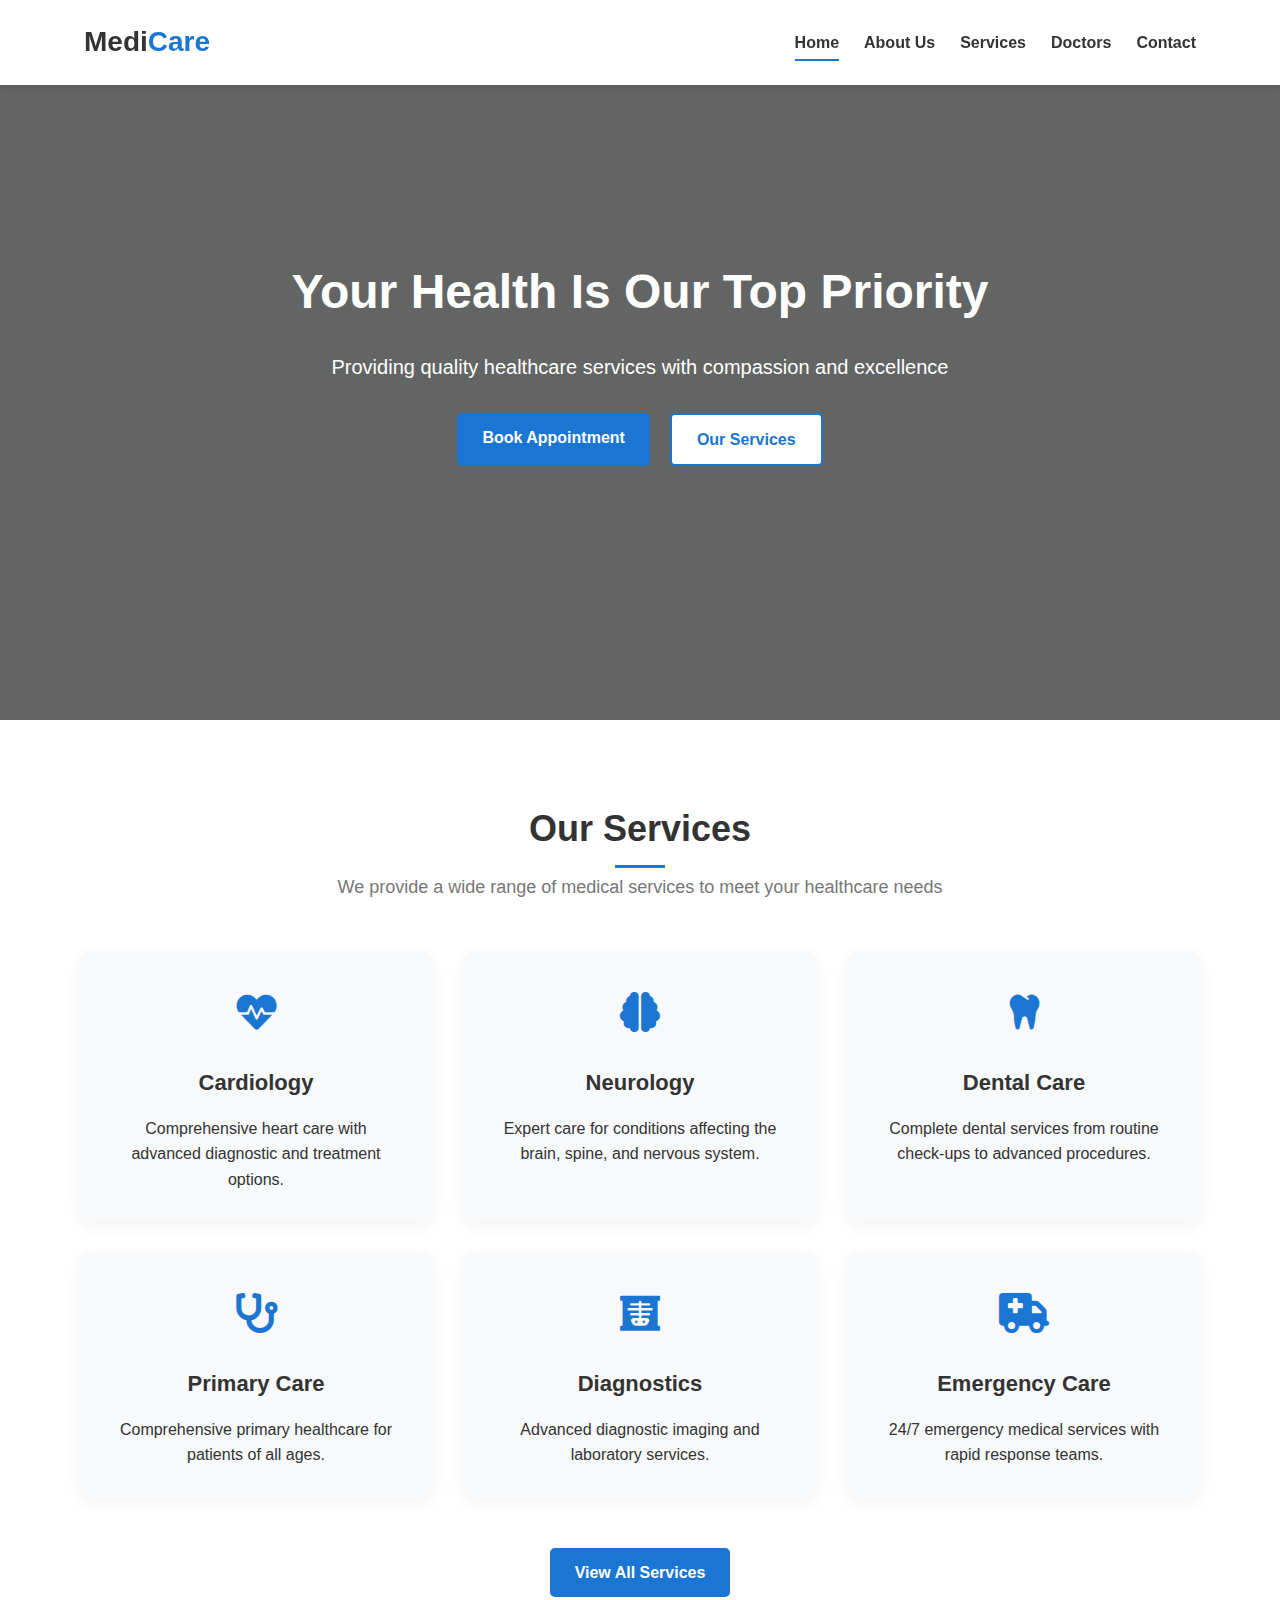
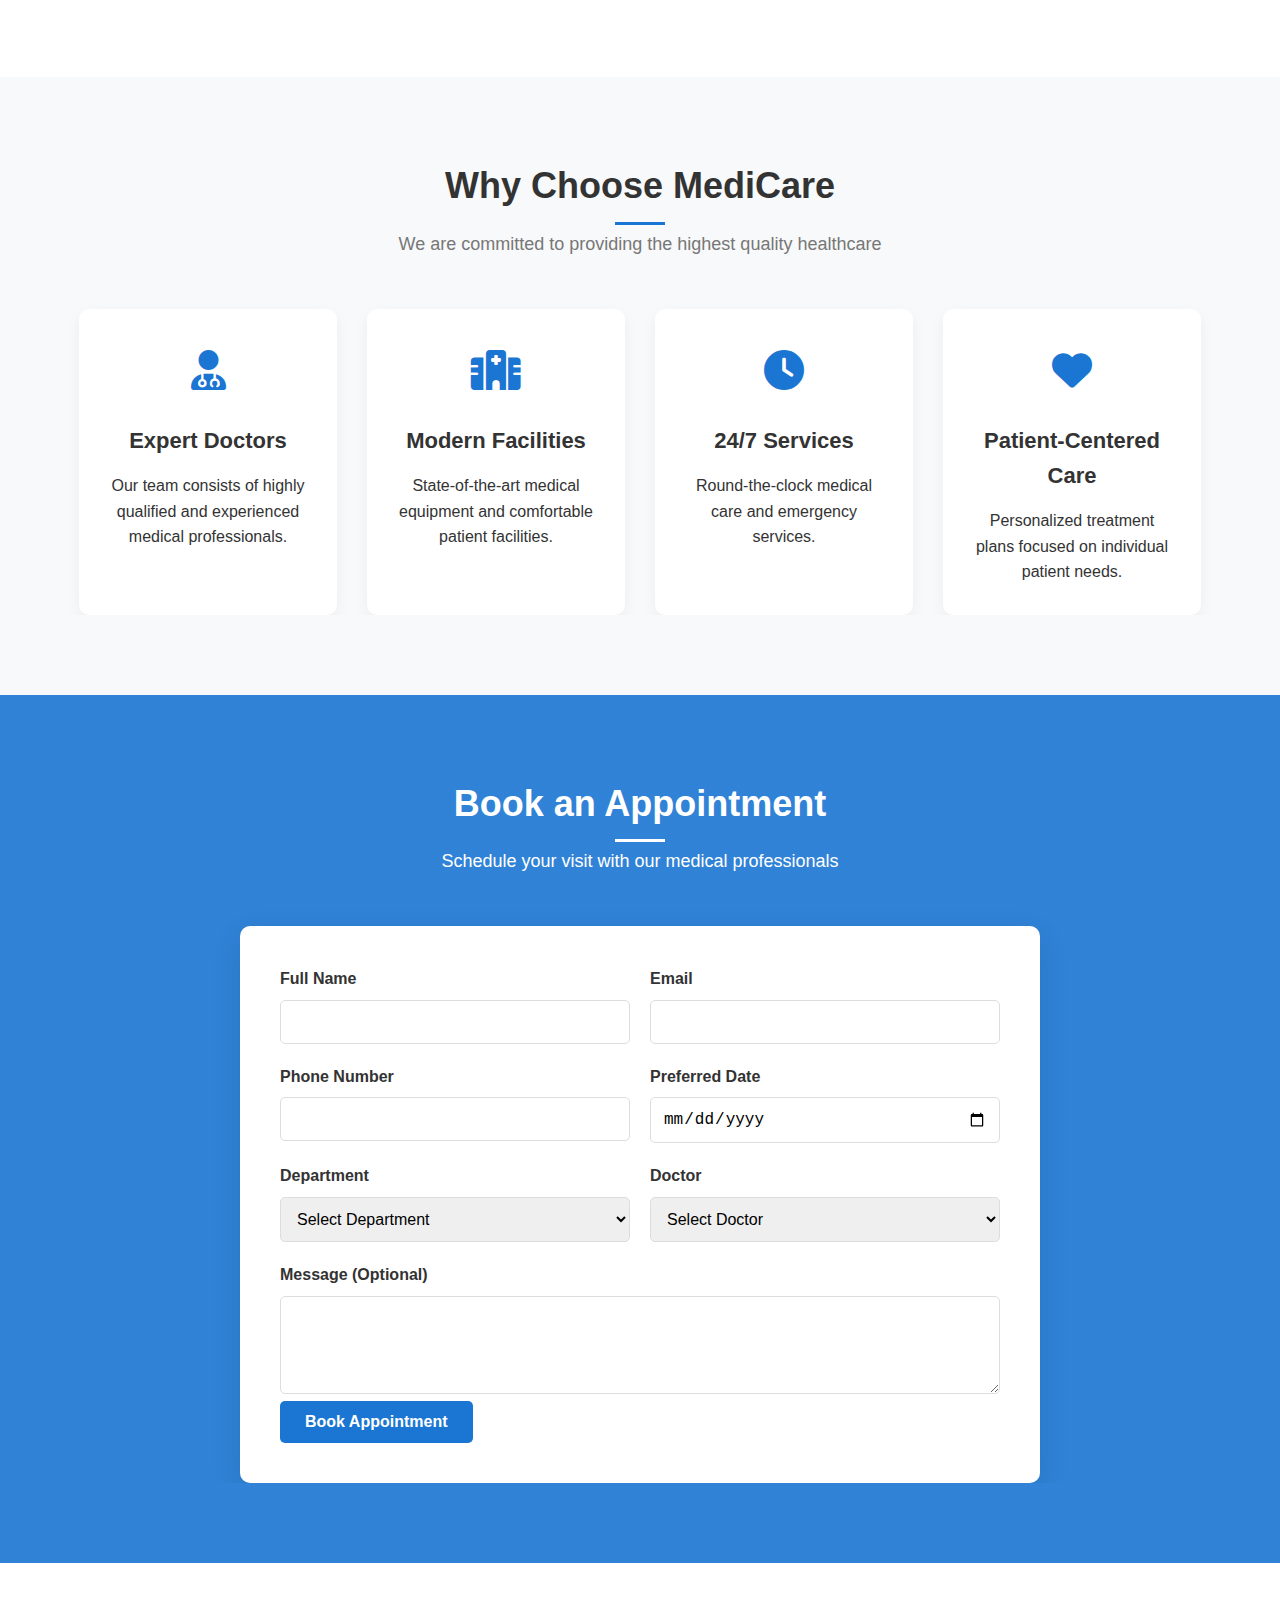
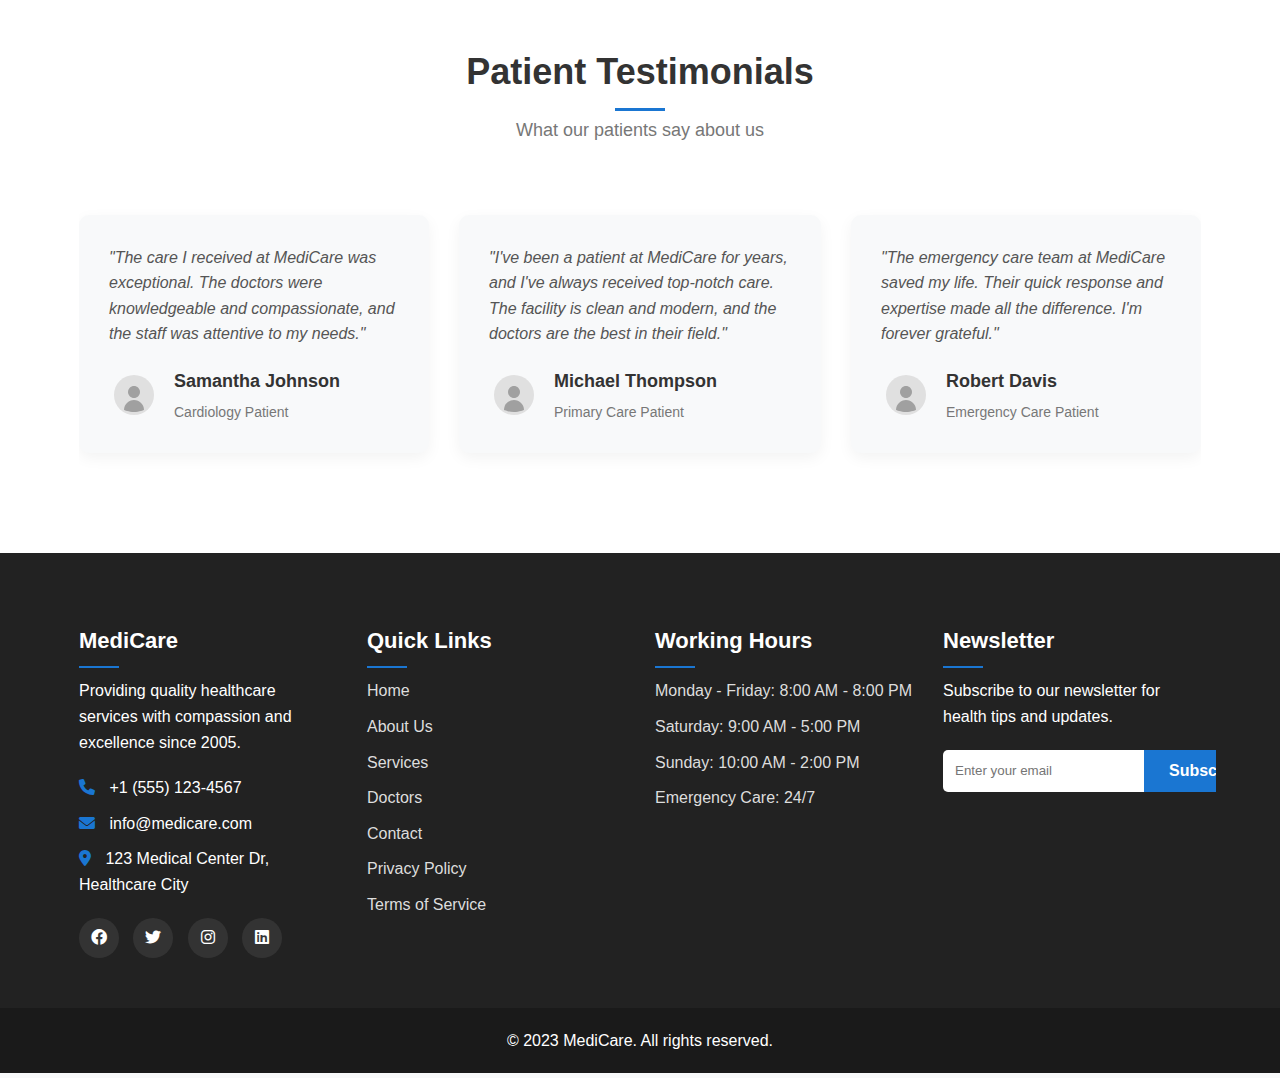
<file: index.html>
<!DOCTYPE html>
<html lang="en">
<head>
    <meta charset="UTF-8">
    <meta name="viewport" content="width=device-width, initial-scale=1.0">
    <title>MediCare - Your Health, Our Priority</title>
    <link rel="stylesheet" href="css/style.css">
    <link rel="stylesheet" href="https://cdnjs.cloudflare.com/ajax/libs/font-awesome/6.0.0-beta3/css/all.min.css">
    <style>
        /* Inline critical CSS to ensure page loads properly */
        body {
            font-family: 'Arial', sans-serif;
            line-height: 1.6;
            color: #333;
            margin: 0;
            padding: 0;
        }
        .container {
            width: 90%;
            max-width: 1200px;
            margin: 0 auto;
            padding: 0 15px;
        }
        header {
            background-color: #fff;
            box-shadow: 0 2px 5px rgba(0,0,0,0.1);
            position: fixed;
            width: 100%;
            z-index: 1000;
        }
    </style>
</head>
<body>
    <!-- Header Section -->
    <header>
        <div class="container">
            <div class="logo">
                <h1>Medi<span>Care</span></h1>
            </div>
            <nav>
                <ul>
                    <li><a href="index.html" class="active">Home</a></li>
                    <li><a href="about.html">About Us</a></li>
                    <li><a href="services.html">Services</a></li>
                    <li><a href="doctors.html">Doctors</a></li>
                    <li><a href="contact.html">Contact</a></li>
                </ul>
            </nav>
            <div class="menu-toggle">
                <i class="fas fa-bars"></i>
            </div>
        </div>
    </header>

    <!-- Hero Section -->
    <section class="hero">
        <div class="container">
            <div class="hero-content">
                <h1>Your Health Is Our Top Priority</h1>
                <p>Providing quality healthcare services with compassion and excellence</p>
                <div class="hero-buttons">
                    <a href="#appointment" class="btn btn-primary">Book Appointment</a>
                    <a href="services.html" class="btn btn-secondary">Our Services</a>
                </div>
            </div>
        </div>
    </section>

    <!-- Services Section -->
    <section class="services" id="services">
        <div class="container">
            <div class="section-header">
                <h2>Our Services</h2>
                <p>We provide a wide range of medical services to meet your healthcare needs</p>
            </div>
            <div class="services-grid">
                <div class="service-card">
                    <div class="service-icon">
                        <i class="fas fa-heartbeat"></i>
                    </div>
                    <h3>Cardiology</h3>
                    <p>Comprehensive heart care with advanced diagnostic and treatment options.</p>
                </div>
                <div class="service-card">
                    <div class="service-icon">
                        <i class="fas fa-brain"></i>
                    </div>
                    <h3>Neurology</h3>
                    <p>Expert care for conditions affecting the brain, spine, and nervous system.</p>
                </div>
                <div class="service-card">
                    <div class="service-icon">
                        <i class="fas fa-tooth"></i>
                    </div>
                    <h3>Dental Care</h3>
                    <p>Complete dental services from routine check-ups to advanced procedures.</p>
                </div>
                <div class="service-card">
                    <div class="service-icon">
                        <i class="fas fa-stethoscope"></i>
                    </div>
                    <h3>Primary Care</h3>
                    <p>Comprehensive primary healthcare for patients of all ages.</p>
                </div>
                <div class="service-card">
                    <div class="service-icon">
                        <i class="fas fa-x-ray"></i>
                    </div>
                    <h3>Diagnostics</h3>
                    <p>Advanced diagnostic imaging and laboratory services.</p>
                </div>
                <div class="service-card">
                    <div class="service-icon">
                        <i class="fas fa-ambulance"></i>
                    </div>
                    <h3>Emergency Care</h3>
                    <p>24/7 emergency medical services with rapid response teams.</p>
                </div>
            </div>
            <div class="services-cta">
                <a href="services.html" class="btn btn-primary">View All Services</a>
            </div>
        </div>
    </section>

    <!-- Why Choose Us Section -->
    <section class="why-choose-us">
        <div class="container">
            <div class="section-header">
                <h2>Why Choose MediCare</h2>
                <p>We are committed to providing the highest quality healthcare</p>
            </div>
            <div class="features-grid">
                <div class="feature">
                    <div class="feature-icon">
                        <i class="fas fa-user-md"></i>
                    </div>
                    <h3>Expert Doctors</h3>
                    <p>Our team consists of highly qualified and experienced medical professionals.</p>
                </div>
                <div class="feature">
                    <div class="feature-icon">
                        <i class="fas fa-hospital"></i>
                    </div>
                    <h3>Modern Facilities</h3>
                    <p>State-of-the-art medical equipment and comfortable patient facilities.</p>
                </div>
                <div class="feature">
                    <div class="feature-icon">
                        <i class="fas fa-clock"></i>
                    </div>
                    <h3>24/7 Services</h3>
                    <p>Round-the-clock medical care and emergency services.</p>
                </div>
                <div class="feature">
                    <div class="feature-icon">
                        <i class="fas fa-heart"></i>
                    </div>
                    <h3>Patient-Centered Care</h3>
                    <p>Personalized treatment plans focused on individual patient needs.</p>
                </div>
            </div>
        </div>
    </section>

    <!-- Appointment Section -->
    <section class="appointment" id="appointment">
        <div class="container">
            <div class="section-header">
                <h2>Book an Appointment</h2>
                <p>Schedule your visit with our medical professionals</p>
            </div>
            <div class="appointment-form-container">
                <form id="appointment-form">
                    <div class="form-row">
                        <div class="form-group">
                            <label for="name">Full Name</label>
                            <input type="text" id="name" name="name" required>
                        </div>
                        <div class="form-group">
                            <label for="email">Email</label>
                            <input type="email" id="email" name="email" required>
                        </div>
                    </div>
                    <div class="form-row">
                        <div class="form-group">
                            <label for="phone">Phone Number</label>
                            <input type="tel" id="phone" name="phone" required>
                        </div>
                        <div class="form-group">
                            <label for="date">Preferred Date</label>
                            <input type="date" id="date" name="date" required>
                        </div>
                    </div>
                    <div class="form-row">
                        <div class="form-group">
                            <label for="department">Department</label>
                            <select id="department" name="department" required>
                                <option value="">Select Department</option>
                                <option value="cardiology">Cardiology</option>
                                <option value="neurology">Neurology</option>
                                <option value="dental">Dental Care</option>
                                <option value="primary">Primary Care</option>
                                <option value="orthopedics">Orthopedics</option>
                                <option value="pediatrics">Pediatrics</option>
                            </select>
                        </div>
                        <div class="form-group">
                            <label for="doctor">Doctor</label>
                            <select id="doctor" name="doctor" required>
                                <option value="">Select Doctor</option>
                                <!-- Will be populated based on department selection -->
                            </select>
                        </div>
                    </div>
                    <div class="form-group">
                        <label for="message">Message (Optional)</label>
                        <textarea id="message" name="message" rows="4"></textarea>
                    </div>
                    <div class="form-group">
                        <button type="submit" class="btn btn-primary">Book Appointment</button>
                    </div>
                </form>
            </div>
        </div>
    </section>

    <!-- Testimonials Section -->
    <section class="testimonials">
        <div class="container">
            <div class="section-header">
                <h2>Patient Testimonials</h2>
                <p>What our patients say about us</p>
            </div>
            <div class="testimonial-slider">
                <div class="testimonial">
                    <div class="testimonial-content">
                        <p>"The care I received at MediCare was exceptional. The doctors were knowledgeable and compassionate, and the staff was attentive to my needs."</p>
                    </div>
                    <div class="testimonial-author">
                        <div class="author-image">
                            <img src="data:image/svg+xml,%3Csvg xmlns='http://www.w3.org/2000/svg' width='50' height='50' viewBox='0 0 50 50'%3E%3Ccircle cx='25' cy='25' r='20' fill='%23E0E0E0'/%3E%3Cpath d='M25 28C28.3137 28 31 25.3137 31 22C31 18.6863 28.3137 16 25 16C21.6863 16 19 18.6863 19 22C19 25.3137 21.6863 28 25 28Z' fill='%23A0A0A0'/%3E%3Cpath d='M15 40C15 34.4772 19.4772 30 25 30C30.5228 30 35 34.4772 35 40C35 40 30 42 25 42C20 42 15 40 15 40Z' fill='%23A0A0A0'/%3E%3C/svg%3E" alt="Patient">
                        </div>
                        <div class="author-info">
                            <h4>Samantha Johnson</h4>
                            <p>Cardiology Patient</p>
                        </div>
                    </div>
                </div>
                <div class="testimonial">
                    <div class="testimonial-content">
                        <p>"I've been a patient at MediCare for years, and I've always received top-notch care. The facility is clean and modern, and the doctors are the best in their field."</p>
                    </div>
                    <div class="testimonial-author">
                        <div class="author-image">
                            <img src="data:image/svg+xml,%3Csvg xmlns='http://www.w3.org/2000/svg' width='50' height='50' viewBox='0 0 50 50'%3E%3Ccircle cx='25' cy='25' r='20' fill='%23E0E0E0'/%3E%3Cpath d='M25 28C28.3137 28 31 25.3137 31 22C31 18.6863 28.3137 16 25 16C21.6863 16 19 18.6863 19 22C19 25.3137 21.6863 28 25 28Z' fill='%23A0A0A0'/%3E%3Cpath d='M15 40C15 34.4772 19.4772 30 25 30C30.5228 30 35 34.4772 35 40C35 40 30 42 25 42C20 42 15 40 15 40Z' fill='%23A0A0A0'/%3E%3C/svg%3E" alt="Patient">
                        </div>
                        <div class="author-info">
                            <h4>Michael Thompson</h4>
                            <p>Primary Care Patient</p>
                        </div>
                    </div>
                </div>
                <div class="testimonial">
                    <div class="testimonial-content">
                        <p>"The emergency care team at MediCare saved my life. Their quick response and expertise made all the difference. I'm forever grateful."</p>
                    </div>
                    <div class="testimonial-author">
                        <div class="author-image">
                            <img src="data:image/svg+xml,%3Csvg xmlns='http://www.w3.org/2000/svg' width='50' height='50' viewBox='0 0 50 50'%3E%3Ccircle cx='25' cy='25' r='20' fill='%23E0E0E0'/%3E%3Cpath d='M25 28C28.3137 28 31 25.3137 31 22C31 18.6863 28.3137 16 25 16C21.6863 16 19 18.6863 19 22C19 25.3137 21.6863 28 25 28Z' fill='%23A0A0A0'/%3E%3Cpath d='M15 40C15 34.4772 19.4772 30 25 30C30.5228 30 35 34.4772 35 40C35 40 30 42 25 42C20 42 15 40 15 40Z' fill='%23A0A0A0'/%3E%3C/svg%3E" alt="Patient">
                        </div>
                        <div class="author-info">
                            <h4>Robert Davis</h4>
                            <p>Emergency Care Patient</p>
                        </div>
                    </div>
                </div>
            </div>
        </div>
    </section>

    <!-- Footer -->
    <footer>
        <div class="container">
            <div class="footer-content">
                <div class="footer-section about">
                    <h2>Medi<span>Care</span></h2>
                    <p>Providing quality healthcare services with compassion and excellence since 2005.</p>
                    <div class="contact">
                        <p><i class="fas fa-phone"></i> +1 (555) 123-4567</p>
                        <p><i class="fas fa-envelope"></i> info@medicare.com</p>
                        <p><i class="fas fa-map-marker-alt"></i> 123 Medical Center Dr, Healthcare City</p>
                    </div>
                    <div class="socials">
                        <a href="#"><i class="fab fa-facebook"></i></a>
                        <a href="#"><i class="fab fa-twitter"></i></a>
                        <a href="#"><i class="fab fa-instagram"></i></a>
                        <a href="#"><i class="fab fa-linkedin"></i></a>
                    </div>
                </div>
                <div class="footer-section links">
                    <h2>Quick Links</h2>
                    <ul>
                        <li><a href="index.html">Home</a></li>
                        <li><a href="about.html">About Us</a></li>
                        <li><a href="services.html">Services</a></li>
                        <li><a href="doctors.html">Doctors</a></li>
                        <li><a href="contact.html">Contact</a></li>
                        <li><a href="#">Privacy Policy</a></li>
                        <li><a href="#">Terms of Service</a></li>
                    </ul>
                </div>
                <div class="footer-section hours">
                    <h2>Working Hours</h2>
                    <ul>
                        <li>Monday - Friday: 8:00 AM - 8:00 PM</li>
                        <li>Saturday: 9:00 AM - 5:00 PM</li>
                        <li>Sunday: 10:00 AM - 2:00 PM</li>
                        <li>Emergency Care: 24/7</li>
                    </ul>
                </div>
                <div class="footer-section newsletter">
                    <h2>Newsletter</h2>
                    <p>Subscribe to our newsletter for health tips and updates.</p>
                    <form action="#" method="post">
                        <input type="email" name="email" placeholder="Enter your email">
                        <button type="submit" class="btn btn-primary">Subscribe</button>
                    </form>
                </div>
            </div>
        </div>
        <div class="footer-bottom">
            <div class="container">
                <p>&copy; 2023 MediCare. All rights reserved.</p>
            </div>
        </div>
    </footer>

    <script src="js/script.js"></script>
</body>
</html>
</file>
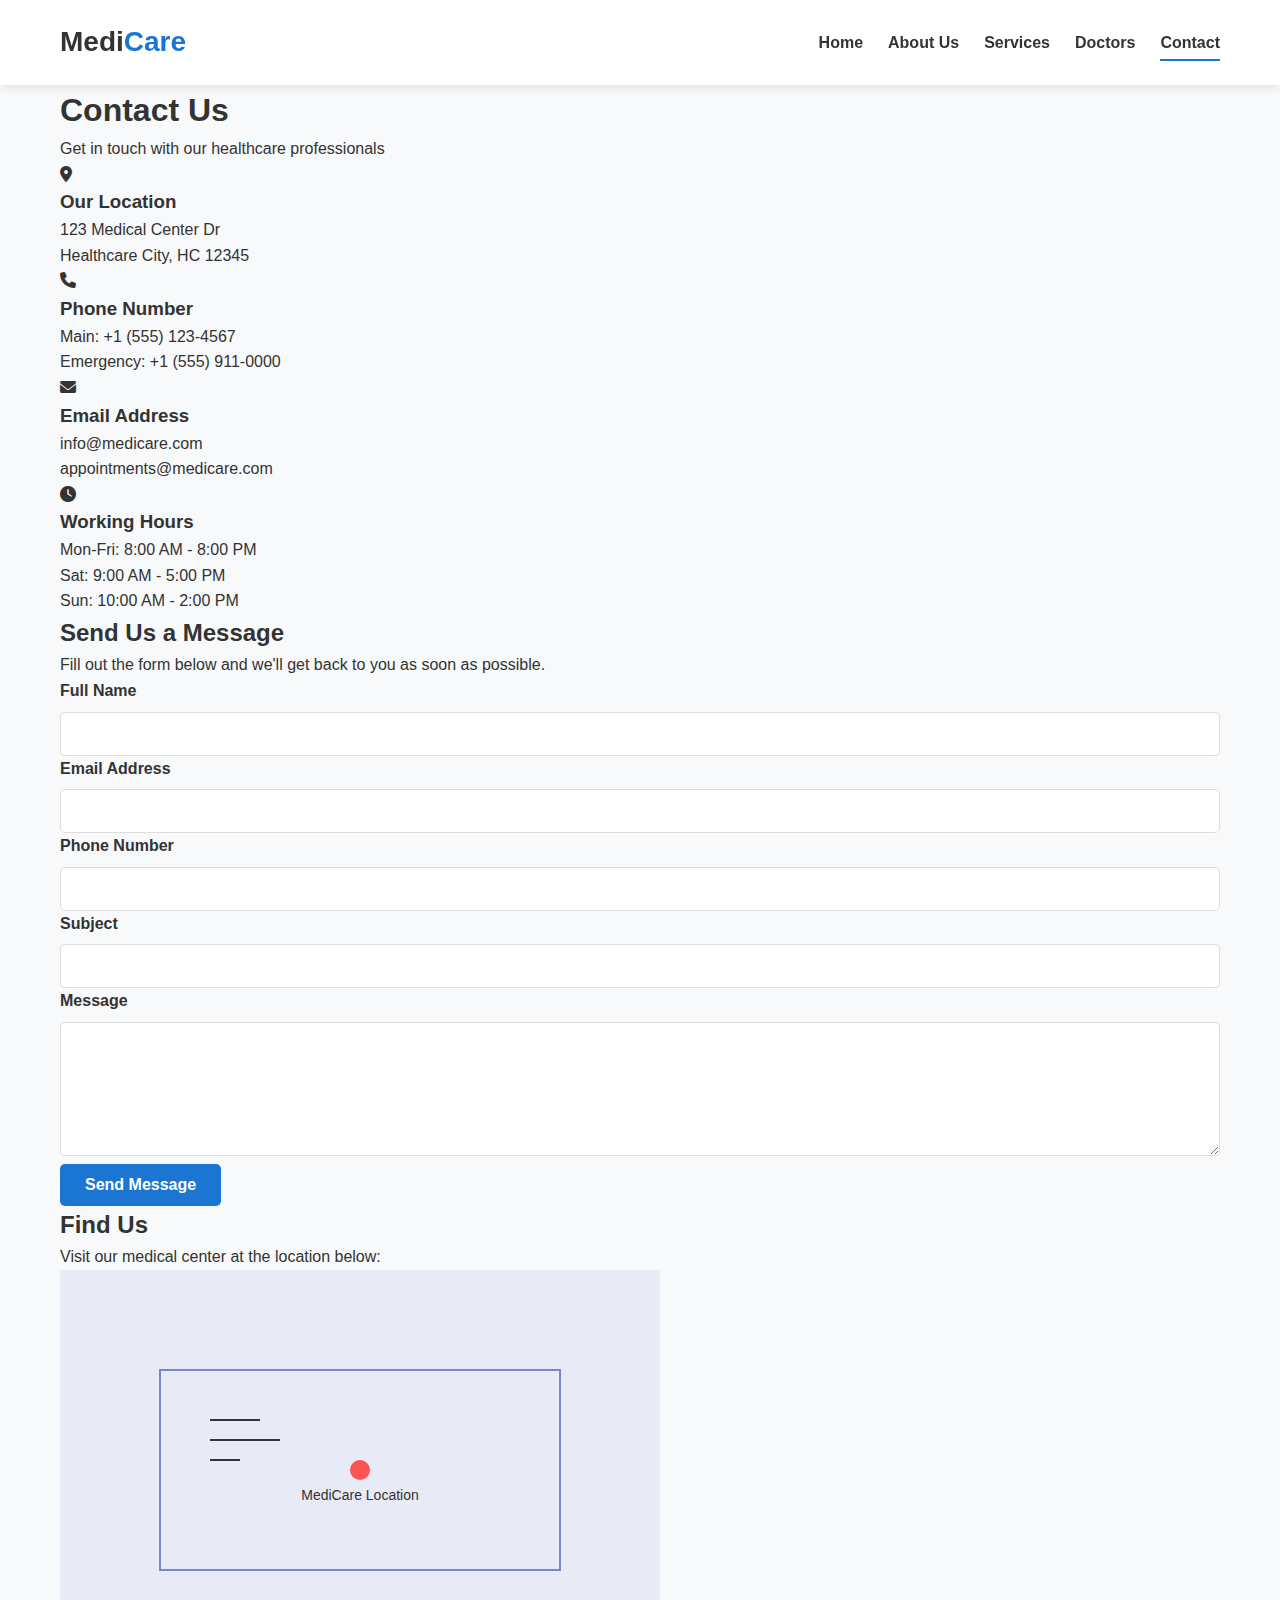
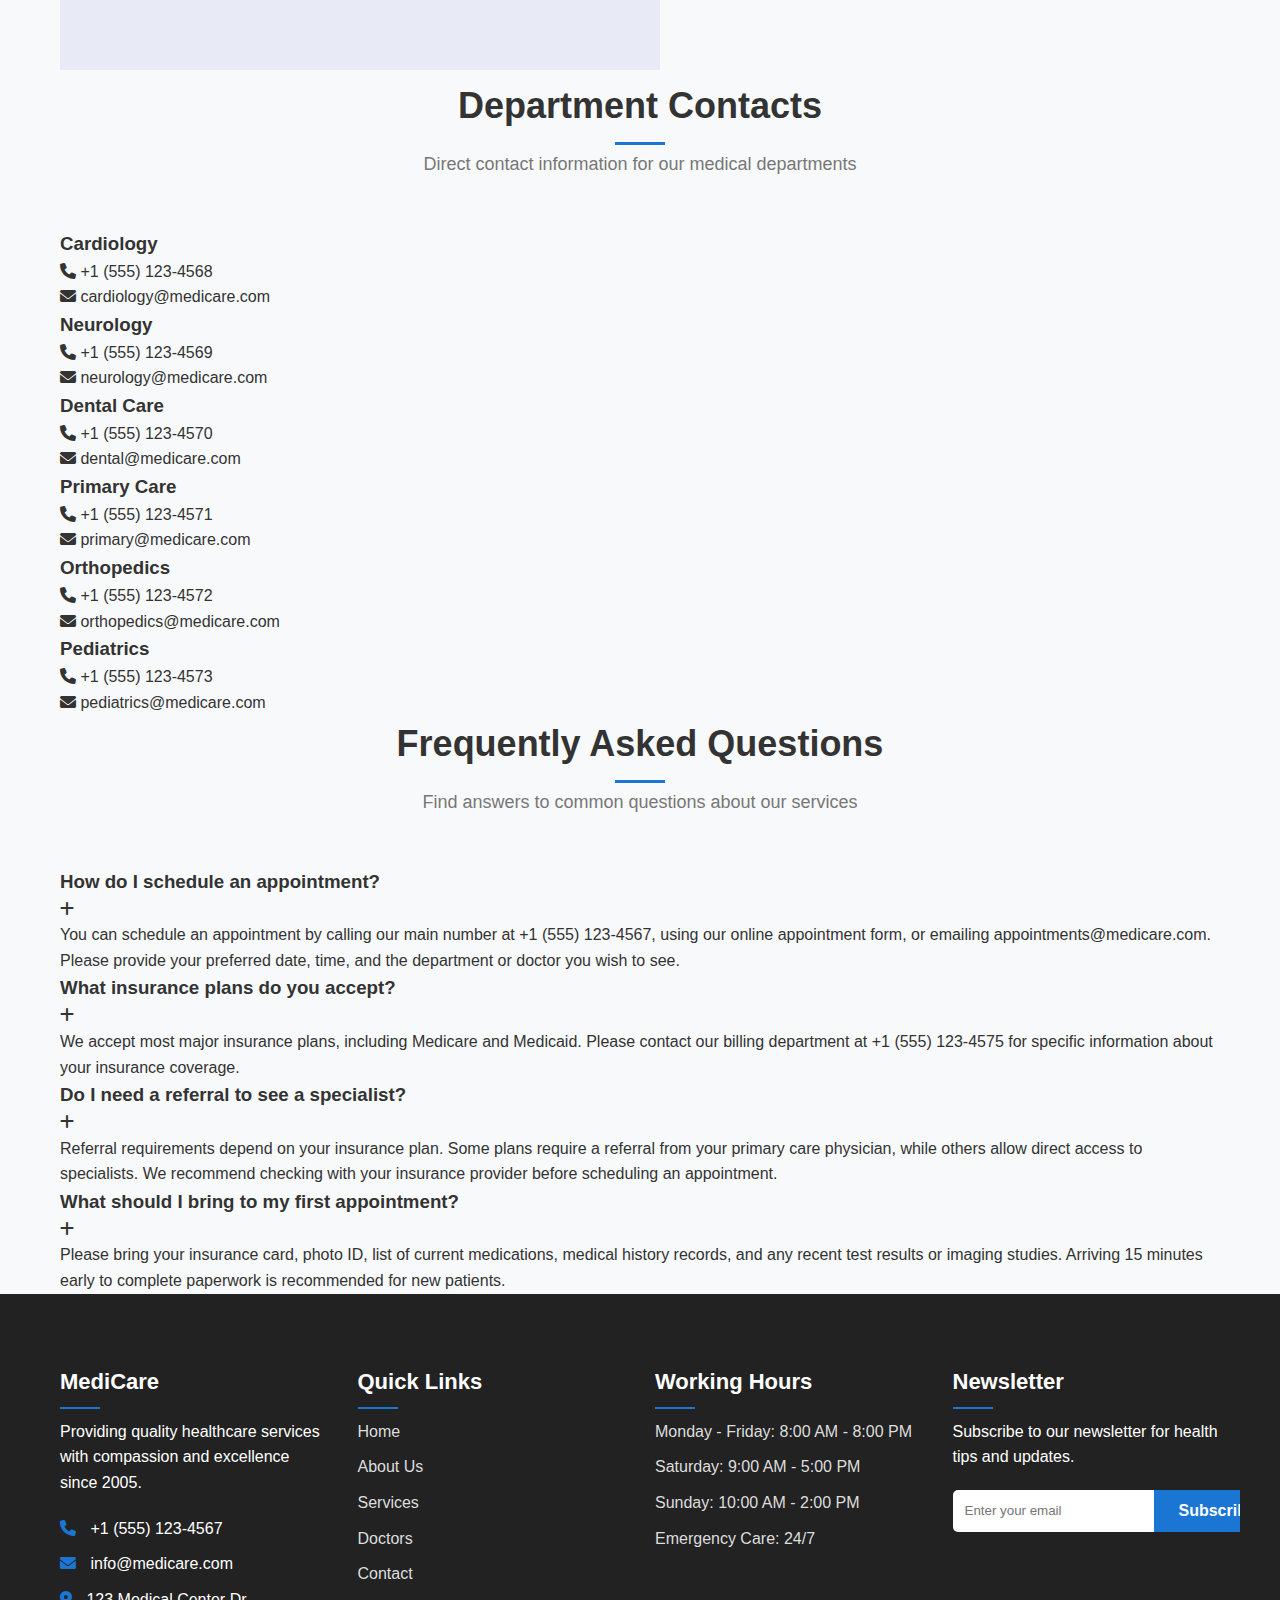
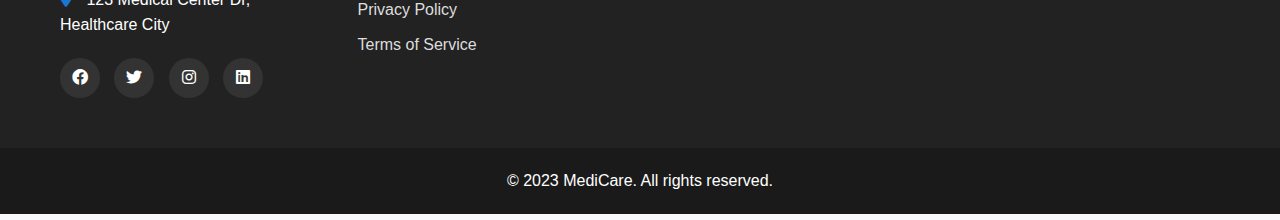
<file: contact.html>
<!DOCTYPE html>
<html lang="en">
<head>
    <meta charset="UTF-8">
    <meta name="viewport" content="width=device-width, initial-scale=1.0">
    <title>Contact Us - MediCare</title>
    <link rel="stylesheet" href="css/style.css">
    <link rel="stylesheet" href="https://cdnjs.cloudflare.com/ajax/libs/font-awesome/6.0.0-beta3/css/all.min.css">
</head>
<body>
    <!-- Header Section -->
    <header>
        <div class="container">
            <div class="logo">
                <h1>Medi<span>Care</span></h1>
            </div>
            <nav>
                <ul>
                    <li><a href="index.html">Home</a></li>
                    <li><a href="about.html">About Us</a></li>
                    <li><a href="services.html">Services</a></li>
                    <li><a href="doctors.html">Doctors</a></li>
                    <li><a href="contact.html" class="active">Contact</a></li>
                </ul>
            </nav>
            <div class="menu-toggle">
                <i class="fas fa-bars"></i>
            </div>
        </div>
    </header>

    <!-- Page Banner -->
    <section class="page-banner">
        <div class="container">
            <h1>Contact Us</h1>
            <p>Get in touch with our healthcare professionals</p>
        </div>
    </section>

    <!-- Contact Information -->
    <section class="contact-info">
        <div class="container">
            <div class="contact-grid">
                <div class="contact-card">
                    <div class="contact-icon">
                        <i class="fas fa-map-marker-alt"></i>
                    </div>
                    <h3>Our Location</h3>
                    <p>123 Medical Center Dr<br>Healthcare City, HC 12345</p>
                </div>
                <div class="contact-card">
                    <div class="contact-icon">
                        <i class="fas fa-phone"></i>
                    </div>
                    <h3>Phone Number</h3>
                    <p>Main: +1 (555) 123-4567<br>Emergency: +1 (555) 911-0000</p>
                </div>
                <div class="contact-card">
                    <div class="contact-icon">
                        <i class="fas fa-envelope"></i>
                    </div>
                    <h3>Email Address</h3>
                    <p>info@medicare.com<br>appointments@medicare.com</p>
                </div>
                <div class="contact-card">
                    <div class="contact-icon">
                        <i class="fas fa-clock"></i>
                    </div>
                    <h3>Working Hours</h3>
                    <p>Mon-Fri: 8:00 AM - 8:00 PM<br>Sat: 9:00 AM - 5:00 PM<br>Sun: 10:00 AM - 2:00 PM</p>
                </div>
            </div>
        </div>
    </section>

    <!-- Contact Form Section -->
    <section class="contact-form-section">
        <div class="container">
            <div class="contact-content">
                <div class="contact-form">
                    <h2>Send Us a Message</h2>
                    <p>Fill out the form below and we'll get back to you as soon as possible.</p>
                    <form id="contact-form">
                        <div class="form-group">
                            <label for="name">Full Name</label>
                            <input type="text" id="name" name="name" required>
                        </div>
                        <div class="form-group">
                            <label for="email">Email Address</label>
                            <input type="email" id="email" name="email" required>
                        </div>
                        <div class="form-group">
                            <label for="phone">Phone Number</label>
                            <input type="tel" id="phone" name="phone" required>
                        </div>
                        <div class="form-group">
                            <label for="subject">Subject</label>
                            <input type="text" id="subject" name="subject" required>
                        </div>
                        <div class="form-group">
                            <label for="message">Message</label>
                            <textarea id="message" name="message" rows="6" required></textarea>
                        </div>
                        <div class="form-group">
                            <button type="submit" class="btn btn-primary">Send Message</button>
                        </div>
                    </form>
                </div>
                <div class="contact-map">
                    <h2>Find Us</h2>
                    <p>Visit our medical center at the location below:</p>
                    <div class="map-container">
                        <!-- Simple map representation using SVG -->
                        <img src="data:image/svg+xml,%3Csvg xmlns='http://www.w3.org/2000/svg' width='600' height='400' viewBox='0 0 600 400'%3E%3Crect width='600' height='400' fill='%23E8EAF6'/%3E%3Cpath d='M100 100 L500 100 L500 300 L100 300 Z' stroke='%237986CB' stroke-width='2' fill='none'/%3E%3Ccircle cx='300' cy='200' r='10' fill='%23FF5252'/%3E%3Ctext x='300' y='230' text-anchor='middle' font-family='Arial' font-size='14' fill='%23333333'%3EMediCare Location%3C/text%3E%3Cpath d='M150 150 L200 150' stroke='%23333333' stroke-width='2'/%3E%3Cpath d='M150 170 L220 170' stroke='%23333333' stroke-width='2'/%3E%3Cpath d='M150 190 L180 190' stroke='%23333333' stroke-width='2'/%3E%3C/svg%3E" alt="Map Location">
                    </div>
                </div>
            </div>
        </div>
    </section>

    <!-- Departments Contact -->
    <section class="departments-contact">
        <div class="container">
            <div class="section-header">
                <h2>Department Contacts</h2>
                <p>Direct contact information for our medical departments</p>
            </div>
            <div class="departments-grid">
                <div class="department-contact">
                    <h3>Cardiology</h3>
                    <p><i class="fas fa-phone"></i> +1 (555) 123-4568</p>
                    <p><i class="fas fa-envelope"></i> cardiology@medicare.com</p>
                </div>
                <div class="department-contact">
                    <h3>Neurology</h3>
                    <p><i class="fas fa-phone"></i> +1 (555) 123-4569</p>
                    <p><i class="fas fa-envelope"></i> neurology@medicare.com</p>
                </div>
                <div class="department-contact">
                    <h3>Dental Care</h3>
                    <p><i class="fas fa-phone"></i> +1 (555) 123-4570</p>
                    <p><i class="fas fa-envelope"></i> dental@medicare.com</p>
                </div>
                <div class="department-contact">
                    <h3>Primary Care</h3>
                    <p><i class="fas fa-phone"></i> +1 (555) 123-4571</p>
                    <p><i class="fas fa-envelope"></i> primary@medicare.com</p>
                </div>
                <div class="department-contact">
                    <h3>Orthopedics</h3>
                    <p><i class="fas fa-phone"></i> +1 (555) 123-4572</p>
                    <p><i class="fas fa-envelope"></i> orthopedics@medicare.com</p>
                </div>
                <div class="department-contact">
                    <h3>Pediatrics</h3>
                    <p><i class="fas fa-phone"></i> +1 (555) 123-4573</p>
                    <p><i class="fas fa-envelope"></i> pediatrics@medicare.com</p>
                </div>
            </div>
        </div>
    </section>

    <!-- FAQ Section -->
    <section class="faq-section">
        <div class="container">
            <div class="section-header">
                <h2>Frequently Asked Questions</h2>
                <p>Find answers to common questions about our services</p>
            </div>
            <div class="faq-container">
                <div class="faq-item">
                    <div class="faq-question">
                        <h3>How do I schedule an appointment?</h3>
                        <span class="faq-toggle"><i class="fas fa-plus"></i></span>
                    </div>
                    <div class="faq-answer">
                        <p>You can schedule an appointment by calling our main number at +1 (555) 123-4567, using our online appointment form, or emailing appointments@medicare.com. Please provide your preferred date, time, and the department or doctor you wish to see.</p>
                    </div>
                </div>
                <div class="faq-item">
                    <div class="faq-question">
                        <h3>What insurance plans do you accept?</h3>
                        <span class="faq-toggle"><i class="fas fa-plus"></i></span>
                    </div>
                    <div class="faq-answer">
                        <p>We accept most major insurance plans, including Medicare and Medicaid. Please contact our billing department at +1 (555) 123-4575 for specific information about your insurance coverage.</p>
                    </div>
                </div>
                <div class="faq-item">
                    <div class="faq-question">
                        <h3>Do I need a referral to see a specialist?</h3>
                        <span class="faq-toggle"><i class="fas fa-plus"></i></span>
                    </div>
                    <div class="faq-answer">
                        <p>Referral requirements depend on your insurance plan. Some plans require a referral from your primary care physician, while others allow direct access to specialists. We recommend checking with your insurance provider before scheduling an appointment.</p>
                    </div>
                </div>
                <div class="faq-item">
                    <div class="faq-question">
                        <h3>What should I bring to my first appointment?</h3>
                        <span class="faq-toggle"><i class="fas fa-plus"></i></span>
                    </div>
                    <div class="faq-answer">
                        <p>Please bring your insurance card, photo ID, list of current medications, medical history records, and any recent test results or imaging studies. Arriving 15 minutes early to complete paperwork is recommended for new patients.</p>
                    </div>
                </div>
            </div>
        </div>
    </section>

    <!-- Footer -->
    <footer>
        <div class="container">
            <div class="footer-content">
                <div class="footer-section about">
                    <h2>Medi<span>Care</span></h2>
                    <p>Providing quality healthcare services with compassion and excellence since 2005.</p>
                    <div class="contact">
                        <p><i class="fas fa-phone"></i> +1 (555) 123-4567</p>
                        <p><i class="fas fa-envelope"></i> info@medicare.com</p>
                        <p><i class="fas fa-map-marker-alt"></i> 123 Medical Center Dr, Healthcare City</p>
                    </div>
                    <div class="socials">
                        <a href="#"><i class="fab fa-facebook"></i></a>
                        <a href="#"><i class="fab fa-twitter"></i></a>
                        <a href="#"><i class="fab fa-instagram"></i></a>
                        <a href="#"><i class="fab fa-linkedin"></i></a>
                    </div>
                </div>
                <div class="footer-section links">
                    <h2>Quick Links</h2>
                    <ul>
                        <li><a href="index.html">Home</a></li>
                        <li><a href="about.html">About Us</a></li>
                        <li><a href="services.html">Services</a></li>
                        <li><a href="doctors.html">Doctors</a></li>
                        <li><a href="contact.html">Contact</a></li>
                        <li><a href="#">Privacy Policy</a></li>
                        <li><a href="#">Terms of Service</a></li>
                    </ul>
                </div>
                <div class="footer-section hours">
                    <h2>Working Hours</h2>
                    <ul>
                        <li>Monday - Friday: 8:00 AM - 8:00 PM</li>
                        <li>Saturday: 9:00 AM - 5:00 PM</li>
                        <li>Sunday: 10:00 AM - 2:00 PM</li>
                        <li>Emergency Care: 24/7</li>
                    </ul>
                </div>
                <div class="footer-section newsletter">
                    <h2>Newsletter</h2>
                    <p>Subscribe to our newsletter for health tips and updates.</p>
                    <form action="#" method="post">
                        <input type="email" name="email" placeholder="Enter your email">
                        <button type="submit" class="btn btn-primary">Subscribe</button>
                    </form>
                </div>
            </div>
        </div>
        <div class="footer-bottom">
            <div class="container">
                <p>&copy; 2023 MediCare. All rights reserved.</p>
            </div>
        </div>
    </footer>

    <script src="js/script.js"></script>
</body>
</html>
</file>
<file: css/style.css>
/* Global Styles */
:root {
    --primary-color: #1a76d2;
    --secondary-color: #34c759;
    --dark-color: #333;
    --light-color: #f4f4f4;
    --danger-color: #dc3545;
    --success-color: #28a745;
    --max-width: 1200px;
}

* {
    margin: 0;
    padding: 0;
    box-sizing: border-box;
}

body {
    font-family: 'Segoe UI', Tahoma, Geneva, Verdana, sans-serif;
    line-height: 1.6;
    color: #333;
    background-color: #f8f9fa;
}

.container {
    max-width: var(--max-width);
    margin: 0 auto;
    padding: 0 20px;
    overflow: hidden;
}

a {
    text-decoration: none;
    color: var(--dark-color);
}

ul {
    list-style: none;
}

img {
    max-width: 100%;
}

.btn {
    display: inline-block;
    padding: 12px 25px;
    cursor: pointer;
    border: none;
    border-radius: 5px;
    font-size: 16px;
    font-weight: 600;
    transition: all 0.3s ease;
}

.btn-primary {
    background-color: var(--primary-color);
    color: white;
}

.btn-primary:hover {
    background-color: #0d5aa7;
}

.btn-secondary {
    background-color: white;
    color: var(--primary-color);
    border: 2px solid var(--primary-color);
}

.btn-secondary:hover {
    background-color: var(--primary-color);
    color: white;
}

.section-header {
    text-align: center;
    margin-bottom: 50px;
}

.section-header h2 {
    font-size: 36px;
    color: var(--dark-color);
    margin-bottom: 15px;
    position: relative;
    display: inline-block;
}

.section-header h2::after {
    content: '';
    position: absolute;
    width: 50px;
    height: 3px;
    background-color: var(--primary-color);
    bottom: -10px;
    left: 50%;
    transform: translateX(-50%);
}

.section-header p {
    color: #777;
    font-size: 18px;
}

/* Header Styles */
header {
    background-color: white;
    box-shadow: 0 2px 10px rgba(0, 0, 0, 0.1);
    position: sticky;
    top: 0;
    z-index: 100;
}

header .container {
    display: flex;
    justify-content: space-between;
    align-items: center;
    padding: 20px;
}

.logo h1 {
    font-size: 28px;
    font-weight: 700;
}

.logo span {
    color: var(--primary-color);
}

nav ul {
    display: flex;
}

nav ul li {
    margin-left: 25px;
}

nav ul li a {
    font-weight: 600;
    padding: 10px 0;
    position: relative;
}

nav ul li a::after {
    content: '';
    position: absolute;
    width: 0;
    height: 2px;
    background-color: var(--primary-color);
    bottom: 0;
    left: 0;
    transition: width 0.3s ease;
}

nav ul li a:hover::after,
nav ul li a.active::after {
    width: 100%;
}

.menu-toggle {
    display: none;
    font-size: 24px;
    cursor: pointer;
}

/* Hero Section */
.hero {
    background: linear-gradient(rgba(0, 0, 0, 0.6), rgba(0, 0, 0, 0.6)), url('https://images.unsplash.com/photo-1519494026892-80bbd2d6fd0d?ixlib=rb-1.2.1&auto=format&fit=crop&w=1350&q=80') no-repeat center center/cover;
    color: white;
    height: 80vh;
    display: flex;
    align-items: center;
    text-align: center;
}

.hero-content {
    max-width: 800px;
    margin: 0 auto;
}

.hero-content h1 {
    font-size: 48px;
    margin-bottom: 20px;
}

.hero-content p {
    font-size: 20px;
    margin-bottom: 30px;
}

.hero-buttons {
    display: flex;
    justify-content: center;
    gap: 20px;
}

/* Services Section */
.services {
    padding: 80px 0;
    background-color: white;
}

.services-grid {
    display: grid;
    grid-template-columns: repeat(auto-fit, minmax(300px, 1fr));
    gap: 30px;
}

.service-card {
    background-color: #f8f9fa;
    border-radius: 10px;
    padding: 30px;
    text-align: center;
    box-shadow: 0 5px 15px rgba(0, 0, 0, 0.05);
    transition: transform 0.3s ease, box-shadow 0.3s ease;
}

.service-card:hover {
    transform: translateY(-10px);
    box-shadow: 0 15px 30px rgba(0, 0, 0, 0.1);
}

.service-icon {
    font-size: 40px;
    color: var(--primary-color);
    margin-bottom: 20px;
}

.service-card h3 {
    font-size: 22px;
    margin-bottom: 15px;
}

.services-cta {
    text-align: center;
    margin-top: 50px;
}

/* Why Choose Us Section */
.why-choose-us {
    padding: 80px 0;
    background-color: #f8f9fa;
}

.features-grid {
    display: grid;
    grid-template-columns: repeat(auto-fit, minmax(250px, 1fr));
    gap: 30px;
}

.feature {
    text-align: center;
    padding: 30px;
    background-color: white;
    border-radius: 10px;
    box-shadow: 0 5px 15px rgba(0, 0, 0, 0.05);
}

.feature-icon {
    font-size: 40px;
    color: var(--primary-color);
    margin-bottom: 20px;
}

.feature h3 {
    font-size: 22px;
    margin-bottom: 15px;
}

/* Appointment Section */
.appointment {
    padding: 80px 0;
    background: linear-gradient(rgba(26, 118, 210, 0.9), rgba(26, 118, 210, 0.9)), url('https://images.unsplash.com/photo-1579684385127-1ef15d508118?ixlib=rb-1.2.1&auto=format&fit=crop&w=1350&q=80') no-repeat center center/cover;
    color: white;
}

.appointment .section-header h2,
.appointment .section-header p {
    color: white;
}

.appointment .section-header h2::after {
    background-color: white;
}

.appointment-form-container {
    background-color: white;
    border-radius: 10px;
    padding: 40px;
    box-shadow: 0 10px 30px rgba(0, 0, 0, 0.1);
    max-width: 800px;
    margin: 0 auto;
}

.form-row {
    display: flex;
    gap: 20px;
    margin-bottom: 20px;
}

.form-group {
    flex: 1;
}

.form-group label {
    display: block;
    margin-bottom: 8px;
    font-weight: 600;
    color: var(--dark-color);
}

.form-group input,
.form-group select,
.form-group textarea {
    width: 100%;
    padding: 12px;
    border: 1px solid #ddd;
    border-radius: 5px;
    font-size: 16px;
}

.form-group textarea {
    resize: vertical;
}

/* Testimonials Section */
.testimonials {
    padding: 80px 0;
    background-color: white;
}

.testimonial-slider {
    display: flex;
    overflow-x: auto;
    gap: 30px;
    padding: 20px 0;
    scroll-snap-type: x mandatory;
}

.testimonial {
    min-width: 350px;
    background-color: #f8f9fa;
    border-radius: 10px;
    padding: 30px;
    box-shadow: 0 5px 15px rgba(0, 0, 0, 0.05);
    scroll-snap-align: start;
}

.testimonial-content {
    margin-bottom: 20px;
}

.testimonial-content p {
    font-style: italic;
    color: #555;
}

.testimonial-author {
    display: flex;
    align-items: center;
}

.author-image {
    width: 50px;
    height: 50px;
    border-radius: 50%;
    overflow: hidden;
    margin-right: 15px;
}

.author-info h4 {
    font-size: 18px;
    margin-bottom: 5px;
}

.author-info p {
    color: #777;
    font-size: 14px;
}

/* Footer */
footer {
    background-color: #222;
    color: white;
    padding-top: 70px;
}

.footer-content {
    display: grid;
    grid-template-columns: repeat(auto-fit, minmax(250px, 1fr));
    gap: 30px;
    margin-bottom: 50px;
}

.footer-section h2 {
    font-size: 22px;
    margin-bottom: 20px;
    position: relative;
}

.footer-section h2::after {
    content: '';
    position: absolute;
    width: 40px;
    height: 2px;
    background-color: var(--primary-color);
    bottom: -10px;
    left: 0;
}

.footer-section.about p {
    margin-bottom: 20px;
}

.footer-section.about .contact p {
    margin-bottom: 10px;
}

.footer-section.about .contact i {
    margin-right: 10px;
    color: var(--primary-color);
}

.socials {
    margin-top: 20px;
}

.socials a {
    display: inline-block;
    width: 40px;
    height: 40px;
    background-color: #333;
    color: white;
    border-radius: 50%;
    text-align: center;
    line-height: 40px;
    margin-right: 10px;
    transition: all 0.3s ease;
}

.socials a:hover {
    background-color: var(--primary-color);
}

.footer-section.links ul li {
    margin-bottom: 10px;
}

.footer-section.links ul li a {
    color: #ddd;
    transition: color 0.3s ease;
}

.footer-section.links ul li a:hover {
    color: var(--primary-color);
    padding-left: 5px;
}

.footer-section.hours ul li {
    margin-bottom: 10px;
    color: #ddd;
}

.footer-section.newsletter p {
    margin-bottom: 20px;
}

.footer-section.newsletter form {
    display: flex;
}

.footer-section.newsletter input {
    flex: 1;
    padding: 12px;
    border: none;
    border-radius: 5px 0 0 5px;
}

.footer-section.newsletter button {
    border-radius: 0 5px 5px 0;
}

.footer-bottom {
    background-color: #1a1a1a;
    padding: 20px 0;
    text-align: center;
}

/* Responsive Styles */
@media (max-width: 768px) {
    .menu-toggle {
        display: block;
    }

    nav {
        position: fixed;
        top: 70px;
        left: -100%;
        width: 80%;
        height: 100vh;
        background-color: white;
        padding: 50px 30px;
        transition: left 0.3s ease;
        box-shadow: 2px 0 10px rgba(0, 0, 0, 0.1);
    }

    nav.active {
        left: 0;
    }

    nav ul {
        flex-direction: column;
    }

    nav ul li {
        margin: 15px 0;
    }

    .hero-content h1 {
        font-size: 36px;
    }

    .hero-content p {
        font-size: 18px;
    }

    .hero-buttons {
        flex-direction: column;
        gap: 10px;
    }

    .form-row {
        flex-direction: column;
        gap: 10px;
    }
}
</file>
